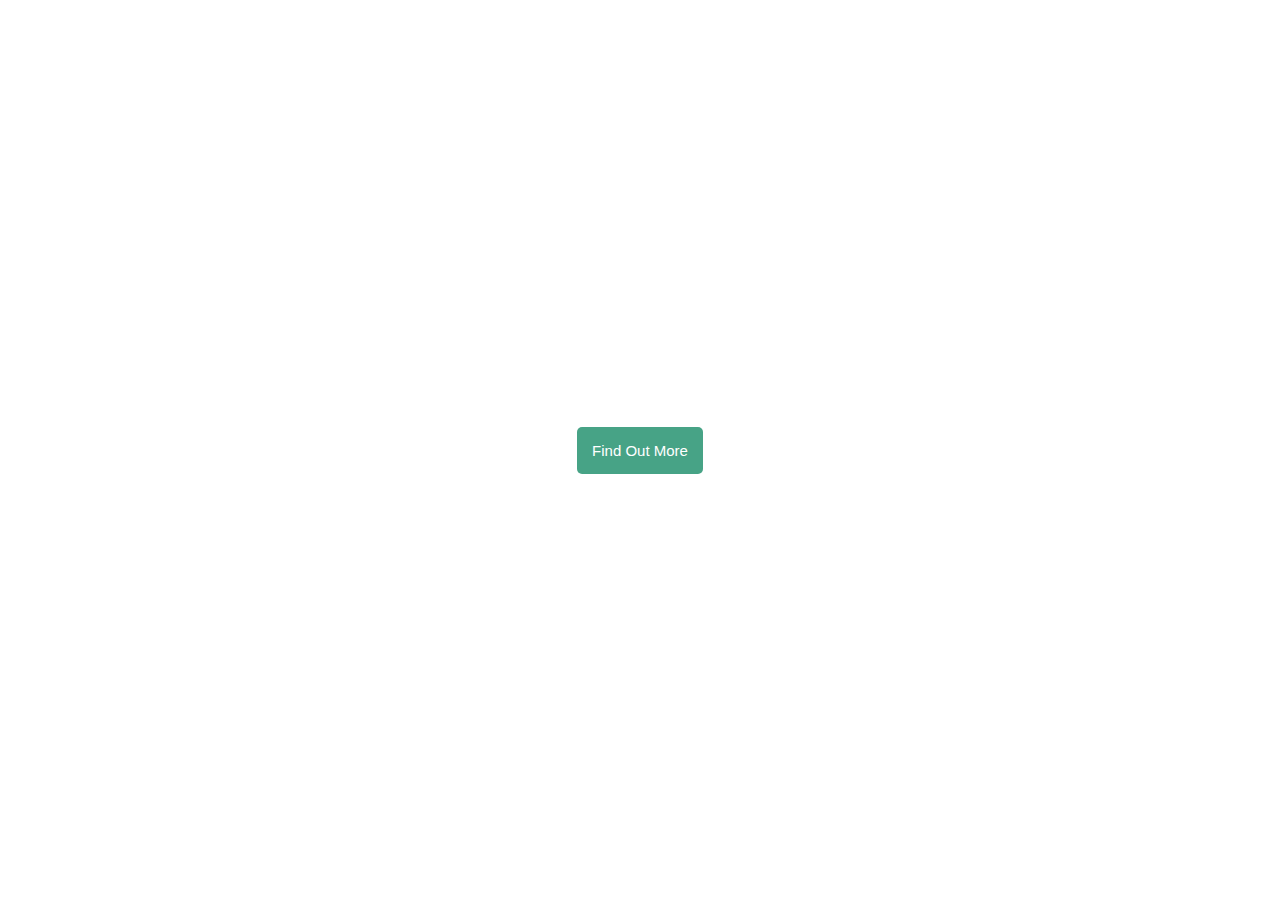
<file: Chapter 10 - Project #1 - Modal/index.html>
<!DOCTYPE html>
<html lang="en">
  <head>
    <meta charset="UTF-8" />
    <meta http-equiv="X-UA-Compatible" content="IE=edge" />
    <meta name="viewport" content="width=device-width, initial-scale=1.0" />
    <script src="app.js" defer></script>
    <link rel="stylesheet" href="style.css" />
    <title>Project #1 - Modal</title>
  </head>
  <body>
    <!-- Modal Button -->
    <button class="open">Find Out More</button>

    <!-- Modal Container -->
    <section class="modal-container">
      <div class="modal">
        <h1>Tigers</h1>
        <p>
          Lorem ipsum dolor sit amet consectetur, adipisicing elit. Eius
          quibusdam voluptates architecto. Cum aliquam reiciendis voluptates
          facilis praesentium pariatur reprehenderit voluptatum. Incidunt
          maiores aut id debitis tempore, sapiente voluptas eos!
        </p>
        <button class="modal-btn">Close</button>
      </div>
    </section>
  </body>
</html>
</file>
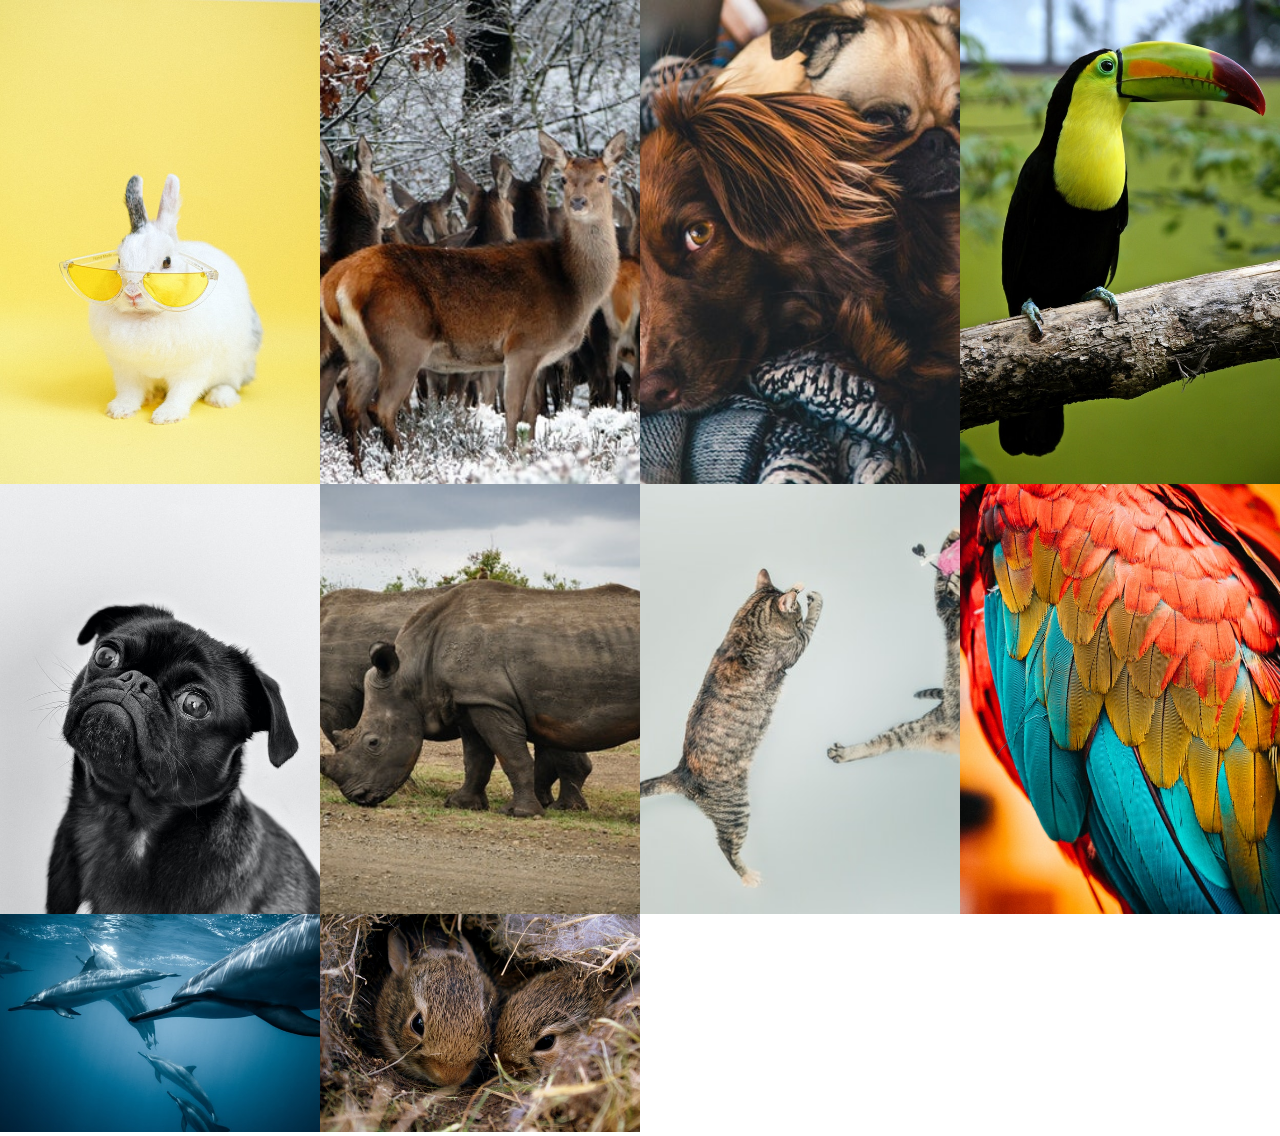
<file: Chapter 11 - Project #2 - Image Gallery Pop up/index.html>
<!DOCTYPE html>
<html lang="en">
  <head>
    <meta charset="UTF-8" />
    <meta name="viewport" content="width=device-width, initial-scale=1.0" />
    <link rel="stylesheet" href="style.css" />
    <title>Project #2 - Image Gallery Pop up</title>
  </head>
  <body>
    <section class="gallery">
      <!-- Image 1 -->
      <div class="img-container">
        <img src="img/small/pexels-anna-shvets-4588065.jpg" alt="1" />
      </div>

      <!-- Image 2 -->
      <div class="img-container">
        <img src="img/small/pexels-anthony-139639.jpg" alt="2" />
      </div>

      <!-- Image 3 -->
      <div class="img-container">
        <img src="img/small/pexels-burst-374825.jpg" alt="3" />
      </div>

      <!-- Image 4 -->
      <div class="img-container">
        <img src="img/small/pexels-carlos-spitzer-17811.jpg" alt="4" />
      </div>

      <!-- Image 5 -->
      <div class="img-container">
        <img src="img/small/pexels-charles-1851164.jpg" alt="5" />
      </div>

      <!-- Image 6 -->
      <div class="img-container">
        <img src="img/small/pexels-frans-van-heerden-631292.jpg" alt="6" />
      </div>

      <!-- Image 7 -->
      <div class="img-container">
        <img src="img/small/pexels-gratisography-4602.jpg" alt="7" />
      </div>

      <!-- Image 8 -->
      <div class="img-container">
        <img src="img/small/pexels-jan-kopřiva-3614358.jpg" alt="8" />
      </div>

      <!-- Image 9 -->
      <div class="img-container">
        <img src="img/small/pexels-jeremy-bishop-2422915.jpg" alt="9" />
      </div>
      <!-- Image 10 -->
      <div class="img-container">
        <img src="img/small/pexels-jim-long-949859.jpg" alt="10" />
      </div>
    </section>

    <!-- modal -->
    <div class="modal">
      <img src="img/full/1.jpg" alt="" class="full-img" />
    </div>

    <script src="app.js"></script>
  </body>
</html>
</file>
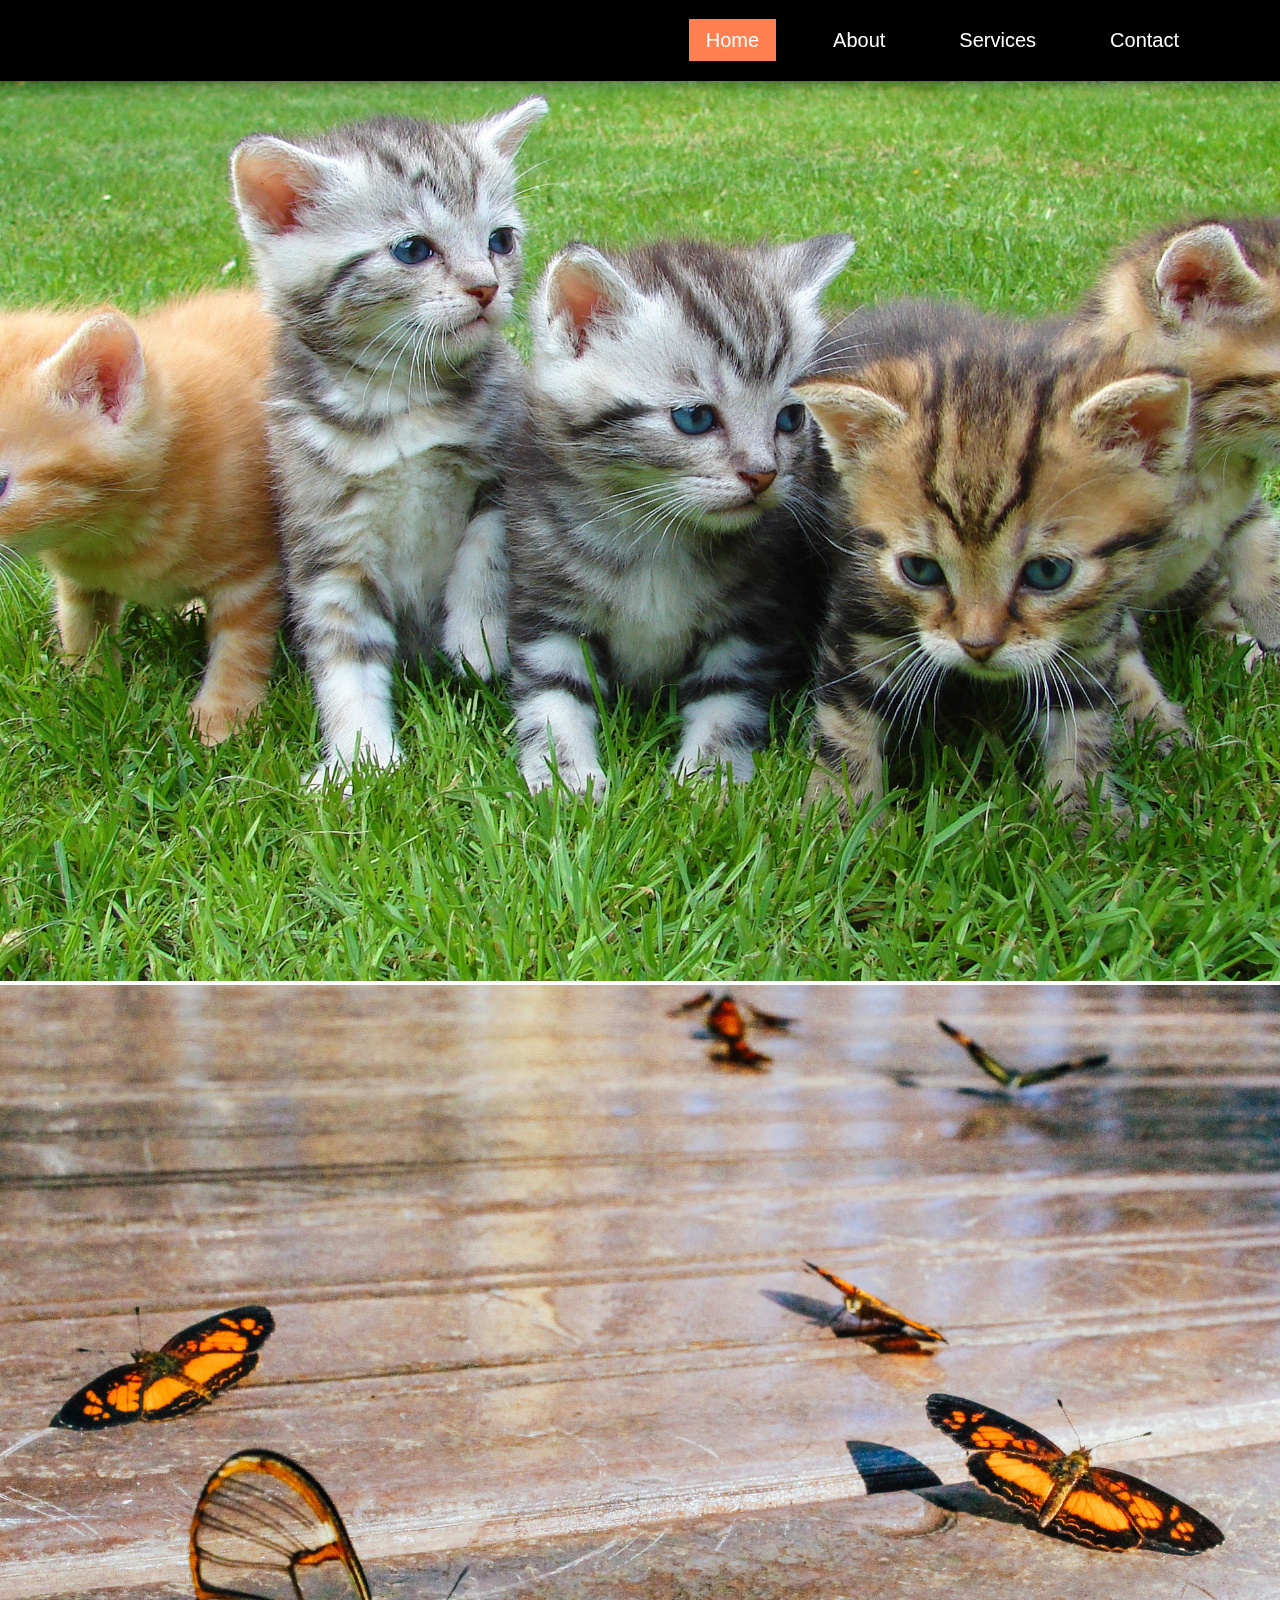
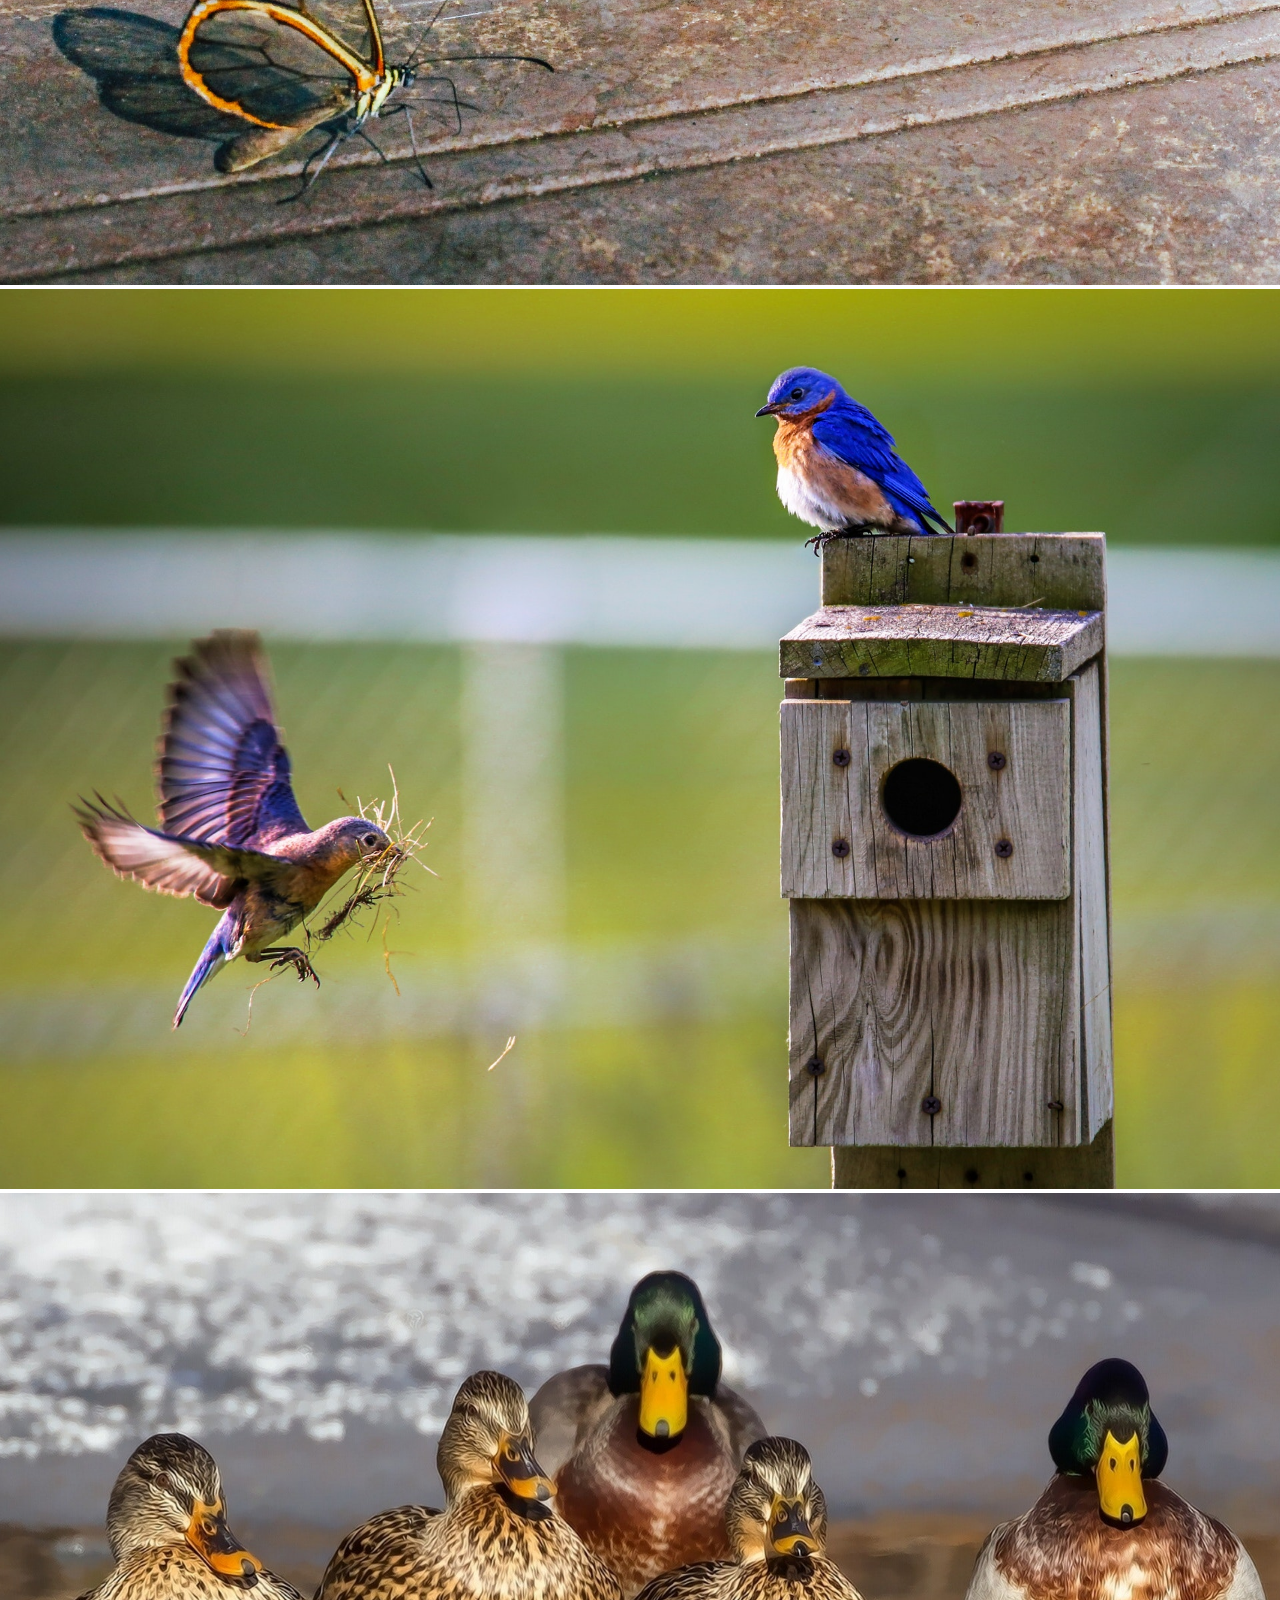
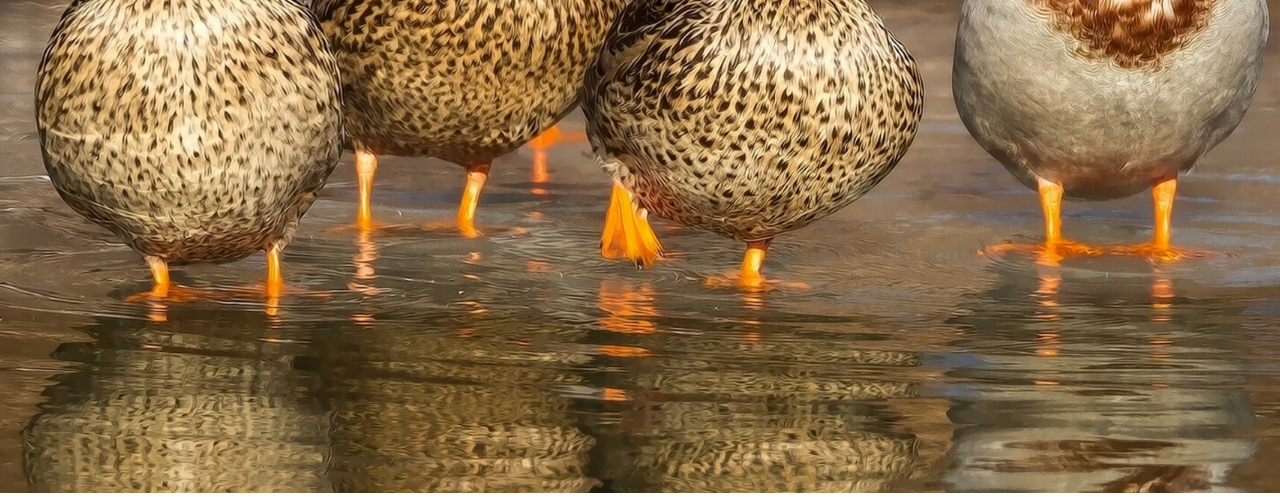
<file: Chapter 12 - Project #3 - Navbar Effect/index.html>
<!DOCTYPE html>
<html lang="en">
  <head>
    <meta charset="UTF-8" />
    <meta name="viewport" content="width=device-width, initial-scale=1.0" />
    <link rel="stylesheet" href="style.css" />
    <title>Project #3 - Navbar Effect</title>
  </head>
  <body>
    <header>
      <nav>
        <ul>
          <li><a data-page="home" href="#">Home</a></li>
          <li><a data-page="about" href="#">About</a></li>
          <li><a data-page="services" href="#">Services</a></li>
          <li><a data-page="contact" href="#">Contact</a></li>
          <div class="trans"></div>
        </ul>
      </nav>
    </header>

    <main>
      <section data-index="0" class="home">
        <img src="img/1.jpg" alt="" />
      </section>

      <section data-index="1" class="about">
        <img src="img/2.jpg" alt="" />
      </section>

      <section data-index="2" class="services">
        <img src="img/3.jpg" alt="" />
      </section>

      <section data-index="3" class="contact">
        <img src="img/4.jpg" alt="" />
      </section>
    </main>

    <!-- ---------------------------------------------------- -->
    <!-- JS File -->
    <script src="app.js"></script>
  </body>
</html>
</file>
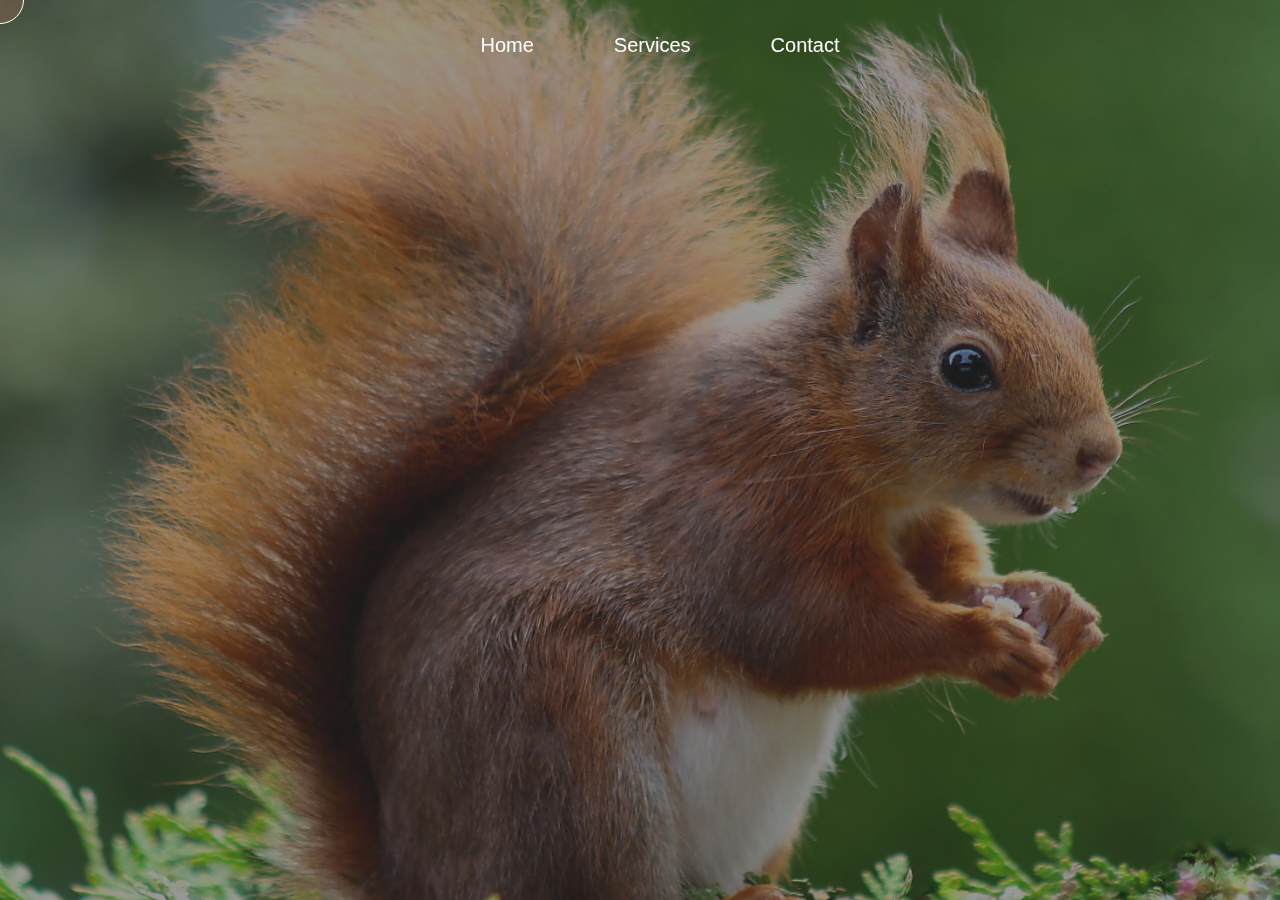
<file: Chapter 14 - Project #5 - Cursor Effect/index.html>
<!DOCTYPE html>
<html lang="en">
  <head>
    <meta charset="UTF-8" />
    <meta name="viewport" content="width=device-width, initial-scale=1.0" />
    <link rel="stylesheet" href="style.css" />
    <title>Project #5 - Cursor Effect</title>
  </head>
  <body>
    <div class="cursor"></div>

    <!-- nav -->
    <nav>
      <ul class="nav-links">
        <li>Home</li>
        <li>Services</li>
        <li>Contact</li>
      </ul>
    </nav>

    <!-- -------------------------------- -->
    <!-- JS File -->
    <script src="app.js"></script>
  </body>
</html>
</file>
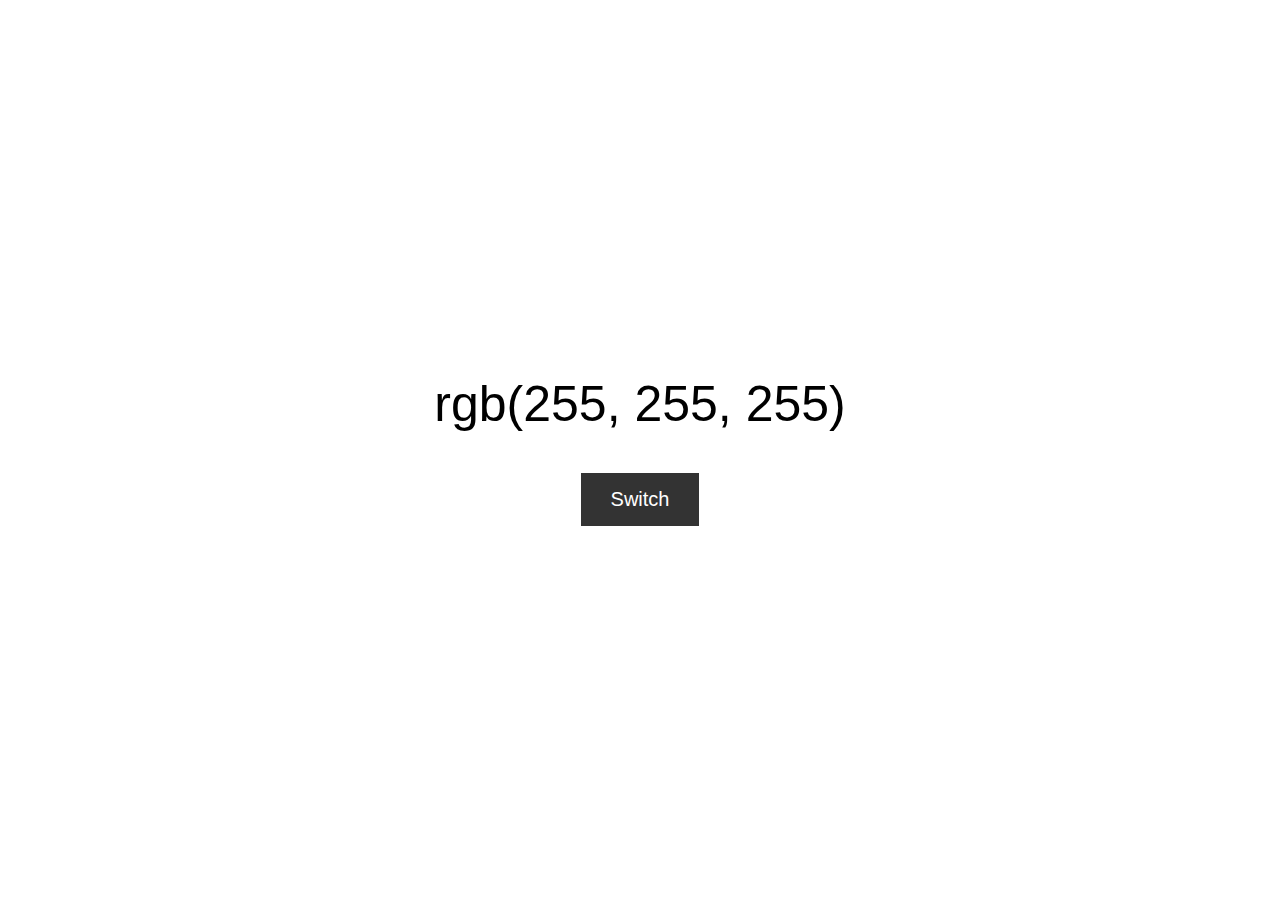
<file: Chapter 15 - Project #6 - Color Switcher/index.html>
<!DOCTYPE html>
<html lang="en">
  <head>
    <meta charset="UTF-8" />
    <meta name="viewport" content="width=device-width, initial-scale=1.0" />
    <link rel="stylesheet" href="style.css" />
    <title>Project #6 - Color Switcher</title>
  </head>
  <body>
    <p class="color">
      rgb(255, 255, 255)
    </p>
    <button class="switch">Switch</button>

    <!-- --------------------------------- -->
    <!-- JS File -->
    <script src="app.js"></script>
  </body>
</html>
</file>
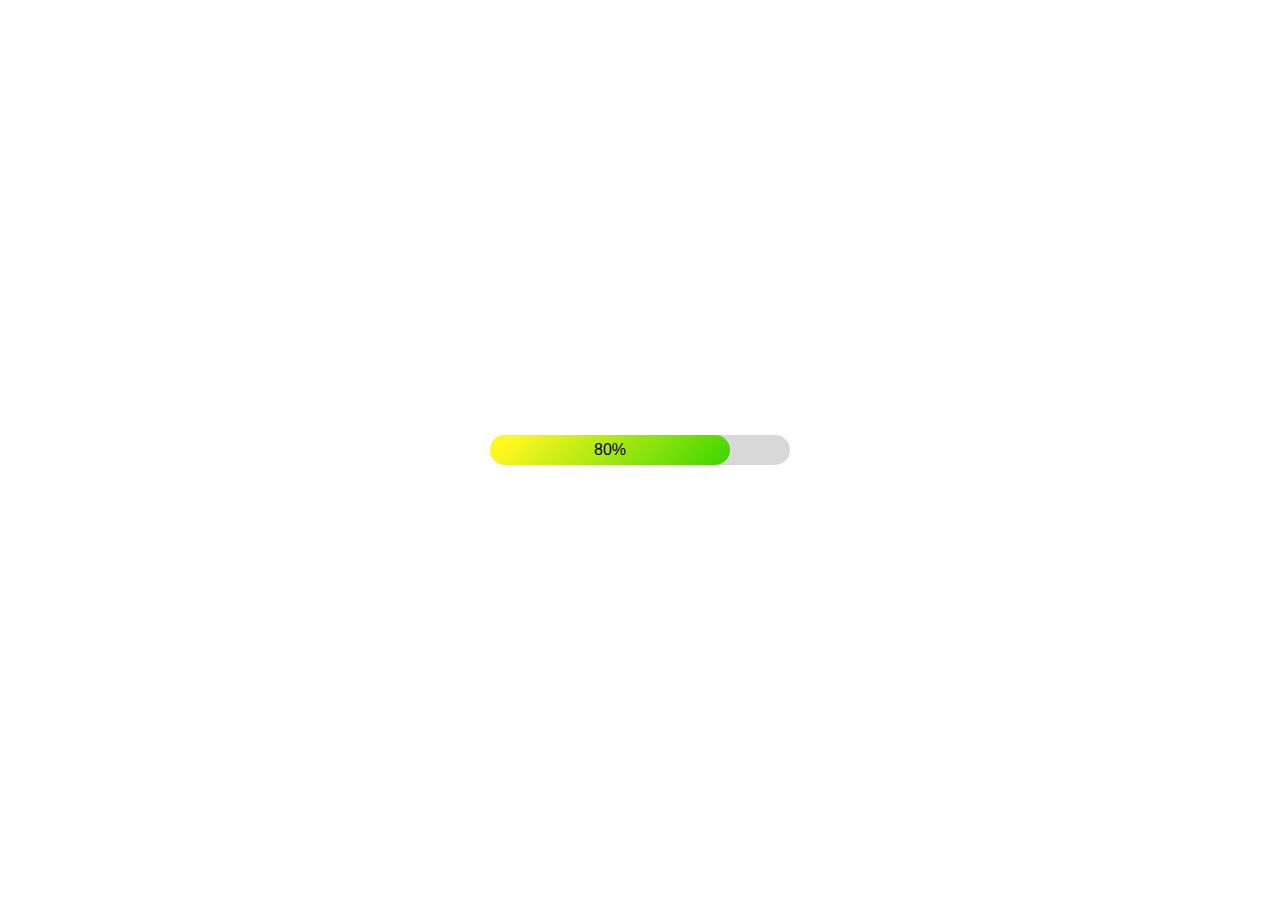
<file: Chapter 16 - Project #7 - Custom Animated Progress Bar/index.html>
<!DOCTYPE html>
<html lang="en">
  <head>
    <meta charset="UTF-8" />
    <meta name="viewport" content="width=device-width, initial-scale=1.0" />
    <link rel="stylesheet" href="style.css" />
    <title>Project #7 - Custom Animated Progress Bar</title>
  </head>
  <body>
    <div class="progress">
      <div class="progress-done" data-done="80">
        80%
      </div>
    </div>
    <!-- --------------------------- -->
    <!-- JS File -->
    <script src="app.js"></script>
  </body>
</html>
</file>
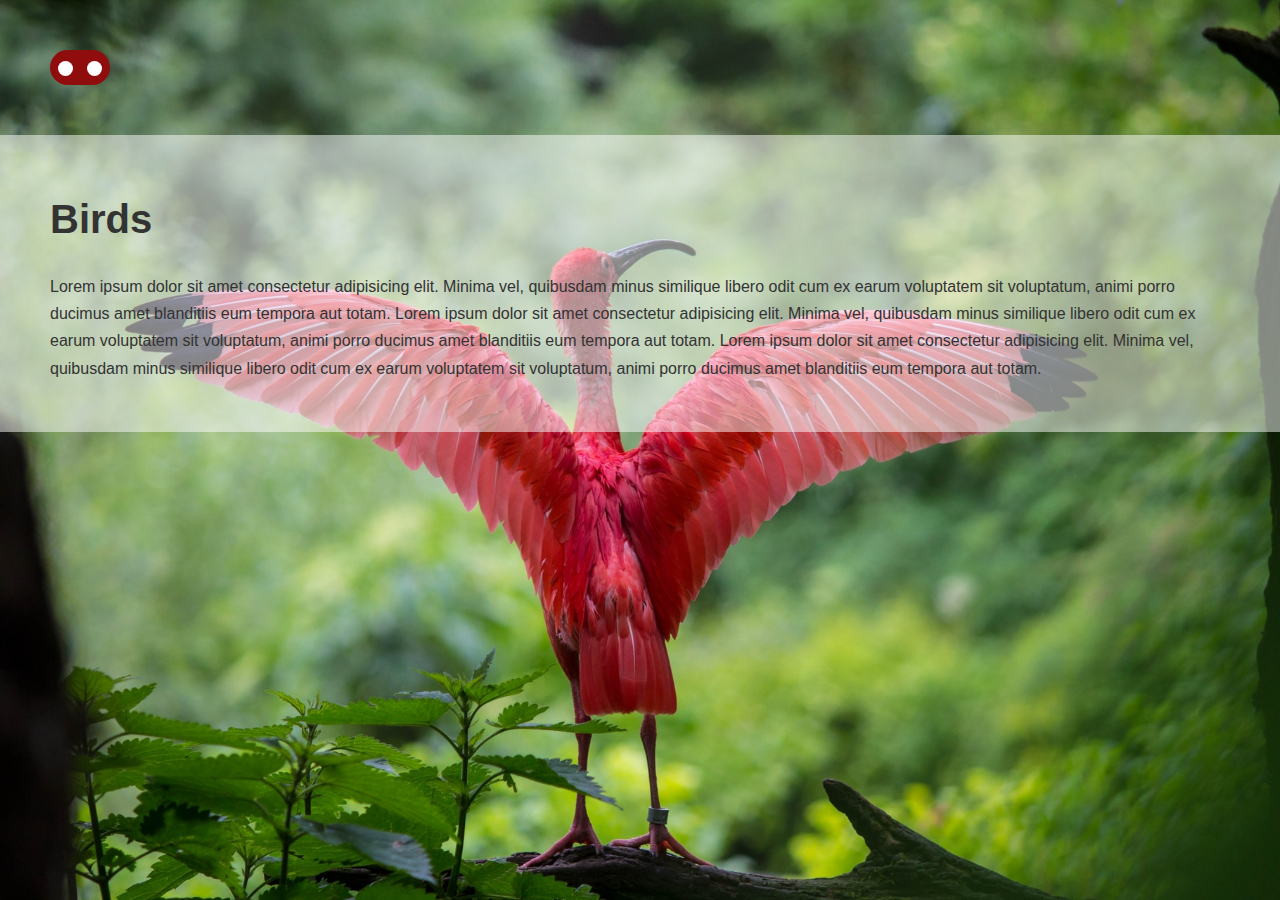
<file: Chapter 18 - Project #9 - Dark Mode Toggle/index.html>
<!DOCTYPE html>
<html lang="en" data-theme="light">
  <head>
    <meta charset="UTF-8" />
    <meta name="viewport" content="width=device-width, initial-scale=1.0" />
    <link rel="stylesheet" href="style.css" />
    <title>Project #9 - Dark Mode Toggle</title>
  </head>
  <body>
    <!-- Toggle Button -->
    <div class="toggle-container">
      <input type="checkbox" id="toggle" name="theme" />
    </div>

    <!-- Website Content -->
    <section>
      <h2>Birds</h2>
      <p>
        Lorem ipsum dolor sit amet consectetur adipisicing elit. Minima vel,
        quibusdam minus similique libero odit cum ex earum voluptatem sit
        voluptatum, animi porro ducimus amet blanditiis eum tempora aut totam.
        Lorem ipsum dolor sit amet consectetur adipisicing elit. Minima vel,
        quibusdam minus similique libero odit cum ex earum voluptatem sit
        voluptatum, animi porro ducimus amet blanditiis eum tempora aut totam.
        Lorem ipsum dolor sit amet consectetur adipisicing elit. Minima vel,
        quibusdam minus similique libero odit cum ex earum voluptatem sit
        voluptatum, animi porro ducimus amet blanditiis eum tempora aut totam.
      </p>
    </section>
    <!-- ----------------------- -->
    <!-- JS File -->
    <script src="app.js"></script>
  </body>
</html>
</file>
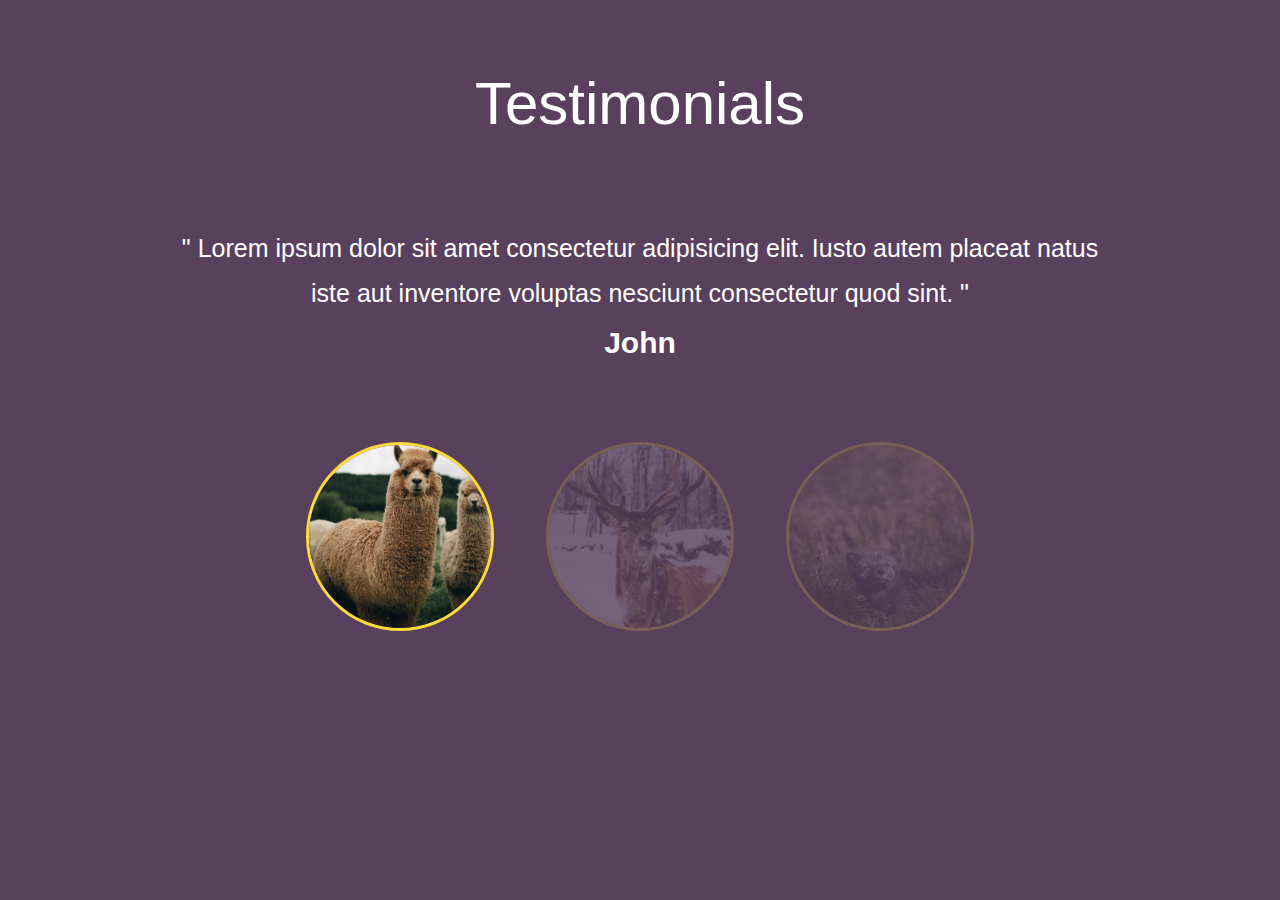
<file: Chapter 20 - Project #11 - Testimonial Slider/index.html>
<!DOCTYPE html>
<html lang="en">
  <head>
    <meta charset="UTF-8" />
    <meta name="viewport" content="width=device-width, initial-scale=1.0" />
    <link rel="stylesheet" href="style.css" />
    <title>Project #11 - Testimonial Slider</title>
  </head>
  <body>
    <section class="testimonials">
      <h2 class="title">Testimonials</h2>
      <div class="content">
        <!-- Slider -->
        <div class="slider">
          <!-- Slide 1 -->
          <div class="slide active">
            <p class="slide-para">
              " Lorem ipsum dolor sit amet consectetur adipisicing elit. Iusto
              autem placeat natus iste aut inventore voluptas nesciunt
              consectetur quod sint. "
            </p>
            <h3 class="slide-title">John</h3>
          </div>

          <!-- Slide 2 -->
          <div class="slide">
            <p class="slide-para">
              " Lorem ipsum dolor sit amet consectetur adipisicing elit. Iusto
              autem placeat natus iste aut inventore voluptas nesciunt
              consectetur quod sint. "
            </p>
            <h3 class="slide-title">Clint</h3>
          </div>

          <!-- Slide 3 -->
          <div class="slide">
            <p class="slide-para">
              " Lorem ipsum dolor sit amet consectetur adipisicing elit. Iusto
              autem placeat natus iste aut inventore voluptas nesciunt
              consectetur quod sint. "
            </p>
            <h3 class="slide-title">Stacia</h3>
          </div>
        </div>

        <!-- Indicator -->
        <div class="indicator">
          <img
            src="img/testimonial-1.jpg"
            alt="testimonial-1"
            class="indicator-img active"
            data-id="0"
          />
          <img
            src="img/testimonial-2.jpg"
            alt="testimonial-2"
            class="indicator-img"
            data-id="1"
          />
          <img
            src="img/testimonial-3.jpg"
            alt="testimonial-3"
            class="indicator-img"
            data-id="2"
          />
        </div>
      </div>
    </section>

    <!-- ------------------------------- -->
    <!-- JS File -->
    <script src="app.js"></script>
  </body>
</html>
</file>
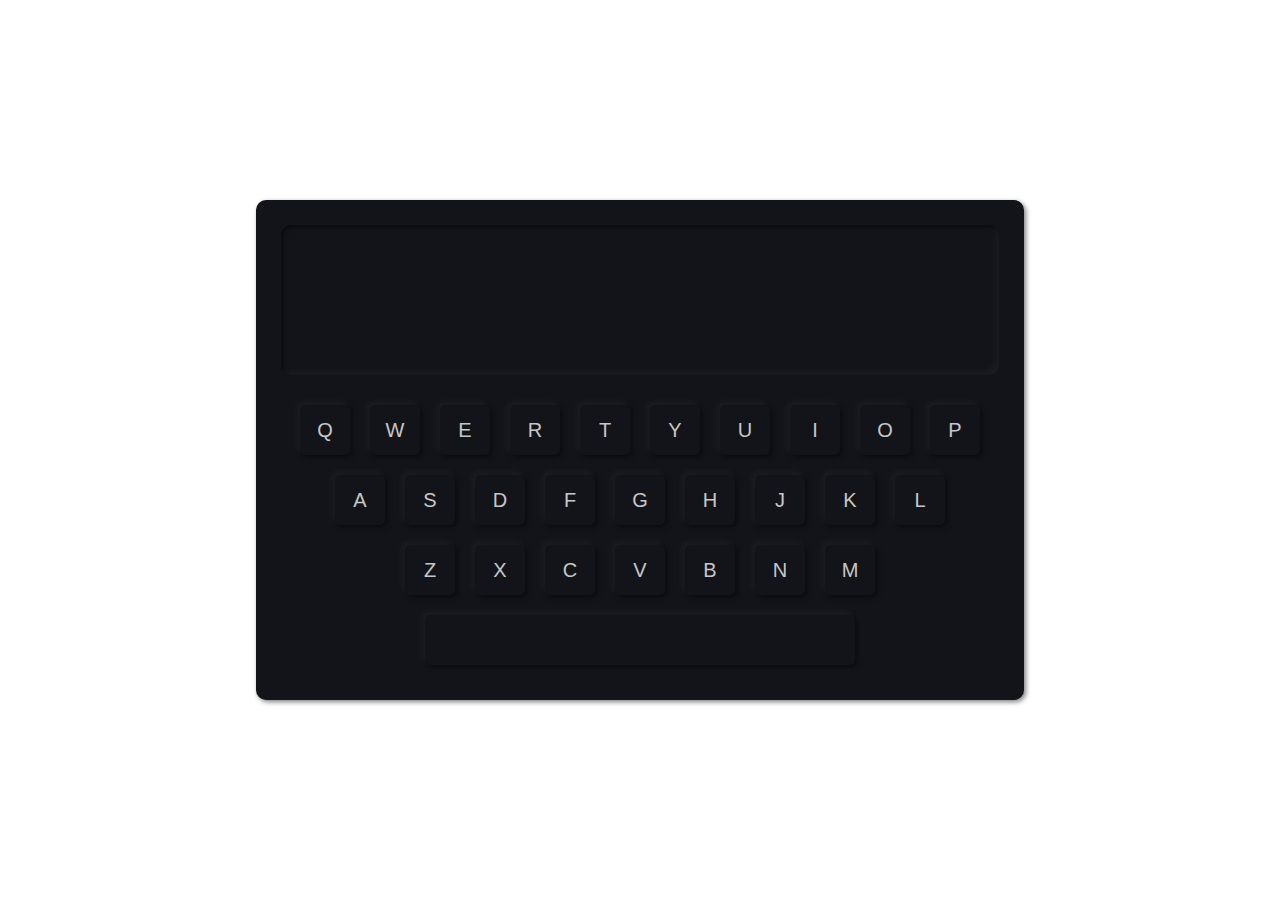
<file: Chapter 21 - Project #12 - The Keyboard App/index.html>
<!DOCTYPE html>
<html lang="en">
  <head>
    <meta charset="UTF-8" />
    <meta name="viewport" content="width=device-width, initial-scale=1.0" />
    <link rel="stylesheet" href="style.css" />
    <title>Project #12 - The Keyboard App</title>
  </head>
  <body>
    <div class="container">
      <form class="wrapper">
        <div class="display">
          <textarea name="textarea" cols="30" rows="10"></textarea>
        </div>
        <div class="keys">
          <input type="button" value="Q" />
          <input type="button" value="W" />
          <input type="button" value="E" />
          <input type="button" value="R" />
          <input type="button" value="T" />
          <input type="button" value="Y" />
          <input type="button" value="U" />
          <input type="button" value="I" />
          <input type="button" value="O" />
          <input type="button" value="P" />
        </div>
        <div class="keys">
          <input type="button" value="A" />
          <input type="button" value="S" />
          <input type="button" value="D" />
          <input type="button" value="F" />
          <input type="button" value="G" />
          <input type="button" value="H" />
          <input type="button" value="J" />
          <input type="button" value="K" />
          <input type="button" value="L" />
        </div>
        <div class="keys">
          <input type="button" value="Z" />
          <input type="button" value="X" />
          <input type="button" value="C" />
          <input type="button" value="V" />
          <input type="button" value="B" />
          <input type="button" value="N" />
          <input type="button" value="M" />
        </div>
        <div class="keys">
          <input type="button" value=" " />
        </div>
      </form>
    </div>

    <!-- ----------------------- -->
    <!-- JS File -->
    <script src="app.js"></script>
  </body>
</html>
</file>
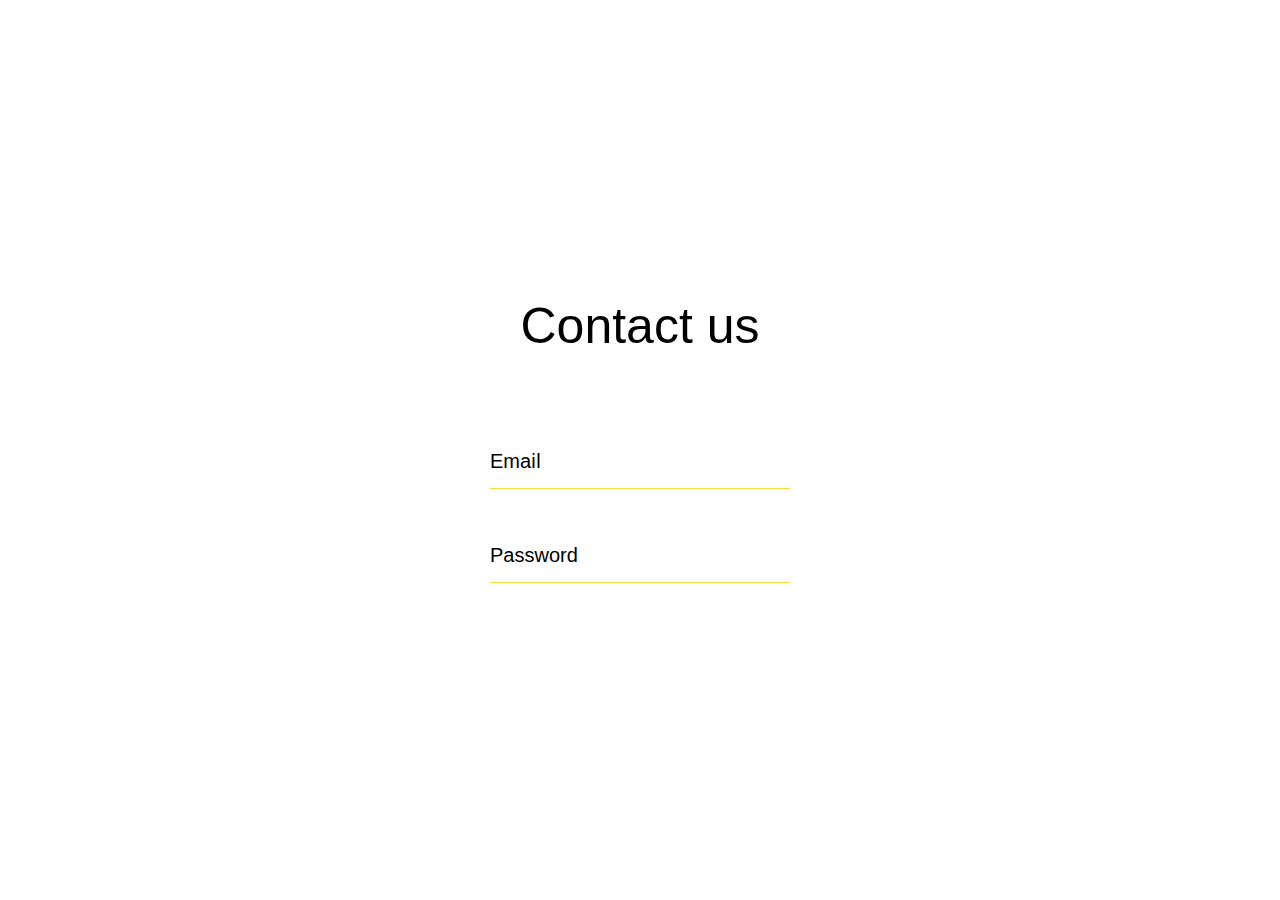
<file: Chapter 22 - Project #13 - Form Input Effect/index.html>
<!DOCTYPE html>
<html lang="en">
  <head>
    <meta charset="UTF-8" />
    <meta name="viewport" content="width=device-width, initial-scale=1.0" />
    <link rel="stylesheet" href="style.css" />
    <title>Project #13 - Input Wave Effect</title>
  </head>
  <body>
    <h1>Contact us</h1>
    <div class="form-control">
      <input type="text" required />
      <label>Email</label>
    </div>

    <div class="form-control">
      <input type="password" required />
      <label>Password</label>
    </div>

    <!-- ---------------------- -->
    <!-- JS File -->
    <script src="app.js"></script>
  </body>
</html>
</file>
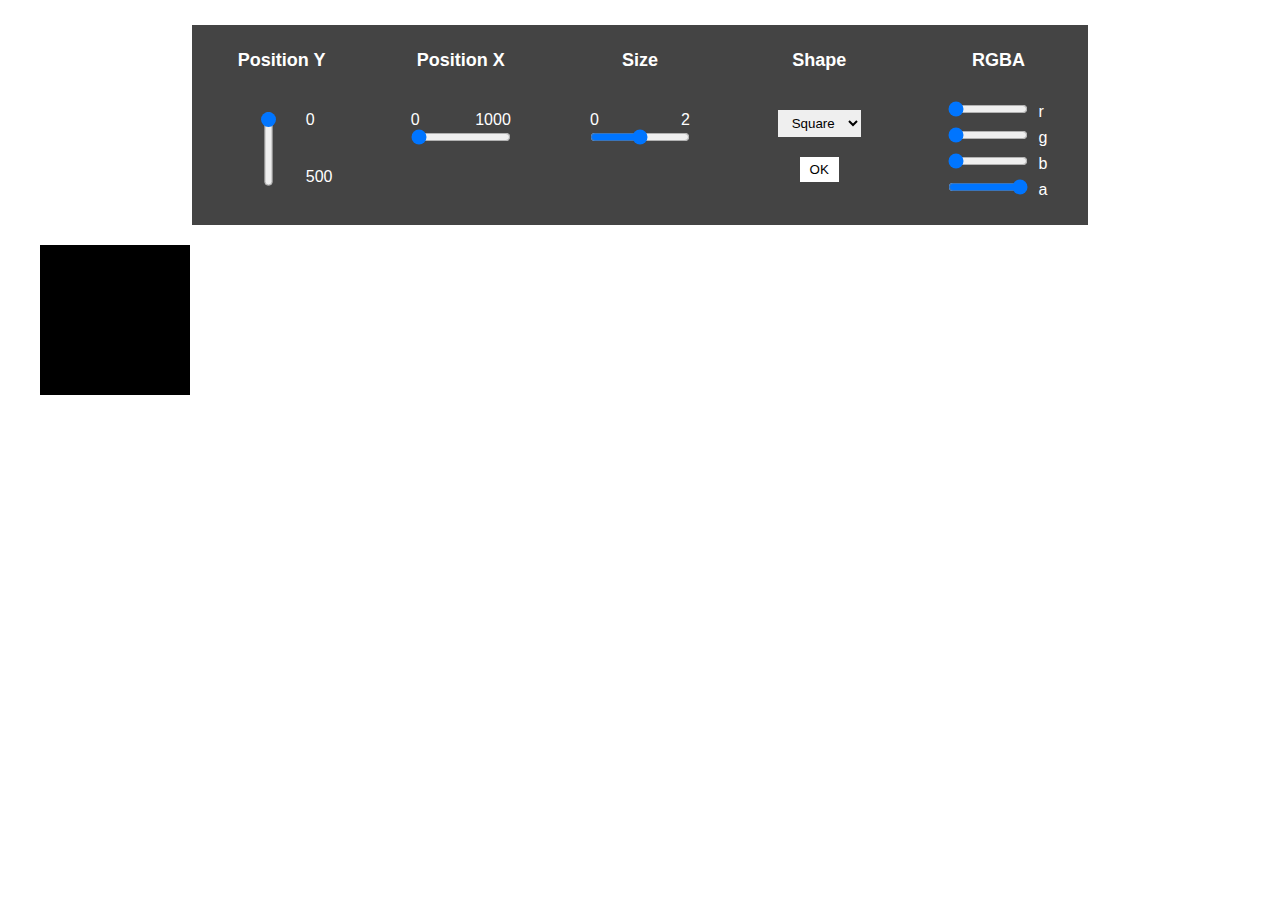
<file: Chapter 23 - Project #14 - CSS Property Changer/index.html>
<!DOCTYPE html>
<html lang="en">
  <head>
    <meta charset="UTF-8" />
    <meta name="viewport" content="width=device-width, initial-scale=1.0" />
    <link rel="stylesheet" href="style.css" />
    <title>Project #14 - CSS Property Changer</title>
  </head>
  <body>
    <div class="wrapper">
      <!-- Vertical Position -->
      <div class="controls">
        <h3 class="controls-heading">Position Y</h3>
        <div class="container">
          <div class="input-container vertical">
            <input type="range" id="position-y" min="0" max="500" value="0" />
            <label for="position-y">
              <span>0</span>
              <span>500</span>
            </label>
          </div>
        </div>
      </div>

      <!-- Horizontal Position -->
      <div class="controls">
        <h3 class="controls-heading">Position X</h3>
        <div class="container">
          <div class="input-container horizontal">
            <label for="position-x">
              <span>0</span>
              <span>1000</span>
            </label>
            <input type="range" id="position-x" min="0" max="1000" value="0" />
          </div>
        </div>
      </div>

      <!-- Size -->
      <div class="controls">
        <h3 class="controls-heading">Size</h3>
        <div class="container">
          <div class="input-container horizontal">
            <label for="size">
              <span>0</span>
              <span>2</span>
            </label>
            <input type="range" id="size" min="0" max="2" step="0.1" />
          </div>
        </div>
      </div>

      <!-- Shape -->
      <div class="controls">
        <h3 class="controls-heading">Shape</h3>
        <div class="container center">
          <select id="shape-select">
            <option value="1">Square</option>
            <option value="2">Circle</option>
          </select>

          <button id="ok-btn">OK</button>
        </div>
      </div>

      <!-- RGBA -->
      <div class="controls">
        <h3 class="controls-heading">RGBA</h3>
        <div class="container rgba-container">
          <input type="range" min="0" max="255" id="rgba-r" value="0" /><label
            for="rgba-r"
            >r</label
          >
          <input type="range" min="0" max="255" id="rgba-g" value="0" /><label
            for="rgba-g"
            >g</label
          >
          <input type="range" min="0" max="255" id="rgba-b" value="0" /><label
            for="rgba-b"
            >b</label
          >
          <input
            type="range"
            min="0"
            max="1"
            step="0.01"
            id="rgba-a"
            value="1"
          /><label for="rgba-a">a</label>
        </div>
      </div>
    </div>

    <div class="container">
      <div id="block"></div>
    </div>
    <!-- --------------------------- -->
    <!-- JS File -->
    <script src="app.js"></script>
  </body>
</html>
</file>
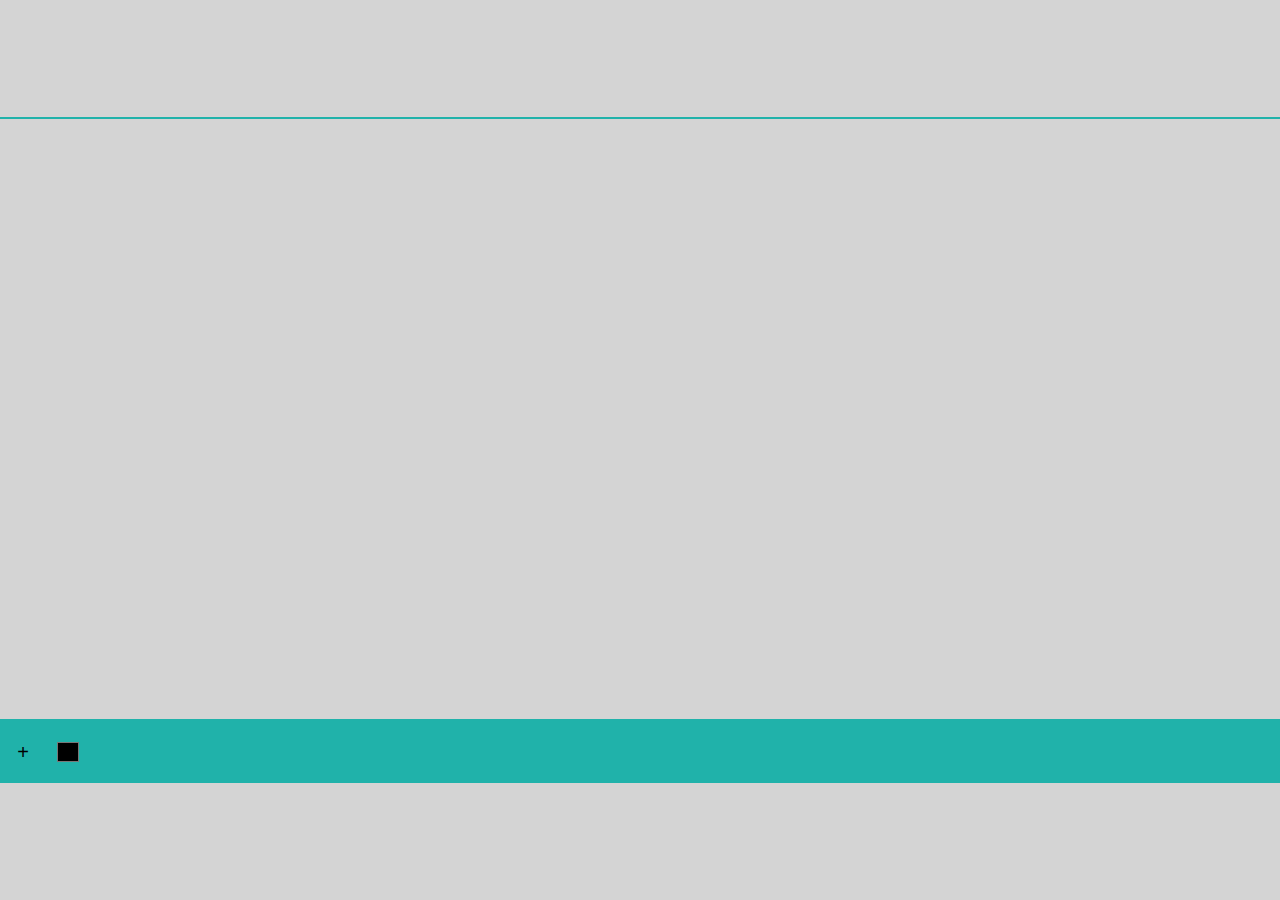
<file: Chapter 24 - Project #15 - The Drawing App/index.html>
<!DOCTYPE html>
<html lang="en">
  <head>
    <meta charset="UTF-8" />
    <meta name="viewport" content="width=device-width, initial-scale=1.0" />
    <link rel="stylesheet" href="style.css" />
    <title>Project #15 - The Drawing App</title>
  </head>
  <body>
    <canvas id="drawing-canvas" width="1500" height="600"></canvas>

    <div class="toolbar">
      <button id="decrease">-</button>
      <span id="size">10</span>
      <button id="increase">+</button>
      <input type="color" id="color" />
      <button id="clear">Clear</button>
    </div>

    <!-- ------------------------------------ -->
    <!-- JS File -->
    <script src="app.js"></script>
  </body>
</html>
</file>
<file: Chapter 10 - Project #1 - Modal/style.css>
* {
  margin: 0;
  padding: 0;
  box-sizing: border-box;
}

body {
  font-family: Arial, Helvetica, sans-serif;
  line-height: 1.8;
  min-height: 100vh;
  width: 100%;
  display: flex;
  justify-content: center;
  align-items: center;
}

.open,
.modal-btn {
  border: none;
  background: #47a386;
  padding: 15px;
  color: white;
  font-size: 15px;
  outline: none;
  cursor: pointer;
  border-radius: 5px;
}

.modal-container {
  position: fixed;
  top: 0;
  left: 0;
  background-color: rgba(0, 0, 0, 0.35);
  height: 100vh;
  width: 100vw;
  display: flex;
  align-items: center;
  justify-content: center;

  opacity: 0;
  pointer-events: none;
  transition: all 0.2s ease-in-out;
}

.modal {
  background-color: white;
  border-radius: 6px;
  box-shadow: 0 2px 4px rgba(0, 0, 0, 0.25);
  padding: 30px 50px;
  width: 500px;
}

.modal h1,
.modal p {
  margin-bottom: 17px;
}

/* Dynamic Class(es) */
.show {
  opacity: 1;
  pointer-events: auto;
}
</file>
<file: Chapter 11 - Project #2 - Image Gallery Pop up/style.css>
* {
  margin: 0;
  padding: 0;
  box-sizing: border-box;
}

.gallery {
  display: grid;
  grid-template-columns: repeat(auto-fit, minmax(300px, 1fr));
}

.img-container img {
  width: 100%;
  height: 100%;
  object-fit: cover;
  cursor: pointer;
}

.modal {
  background-color: rgba(53, 194, 18, 0.384);
  position: fixed;
  top: 0;
  left: 0;
  height: 100%;
  width: 100%;
  opacity: 0;
  pointer-events: none;
  transition: all 0.3s ease-in-out;
}

.full-img {
  position: absolute;
  height: 85%;
  top: 50%;
  left: 50%;
  transform: translate(-50%, -50%) scale(0.5);
  transition: all 0.3s ease-in-out;
}

/* Dynamic Classes */
.full-img.open {
  transform: translate(-50%, -50%) scale(1);
}

.modal.open {
  opacity: 1;
  pointer-events: all;
}
</file>
<file: Chapter 12 - Project #3 - Navbar Effect/style.css>
* {
  margin: 0;
  padding: 0;
  box-sizing: border-box;
}

body {
  font-family: "Trebuchet MS", "Lucida Sans Unicode", "Lucida Grande",
    "Lucida Sans", Arial, sans-serif;
}

header {
  position: sticky;
  top: 0px;
  box-shadow: 0px 3px 10px rgba(0, 0, 0, 0.3);
  /* background-color: hsla(0, 0%, 50%, 0); */
  background-color: black;
}

nav {
  margin: auto;
  width: 90%;
  min-height: 9vh;
  line-height: 9vh;
}

nav ul {
  flex: 1;
  font-size: 20px;
}

nav ul {
  display: flex;
  justify-content: flex-end;
  align-items: center;
}

ul li {
  margin: 0 20px;
  list-style: none;
}
nav a {
  color: white;
  text-decoration: none;
  padding: 10px 17px;
}

section {
  min-height: 100vh;
}

section img {
  height: 100vh;
  width: 100%;
  object-fit: cover;
}

/*   color: coral;
  color: chartreuse;
  color: chocolate;
  color: cadetblue; */

.trans {
  position: absolute;
  z-index: -10;
  background-color: coral;
}
</file>
<file: Chapter 14 - Project #5 - Cursor Effect/style.css>
* {
  margin: 0;
  padding: 0;
  box-sizing: border-box;
}

body {
  font-family: Arial, Helvetica, sans-serif;
  background: linear-gradient(rgba(51, 51, 51, 0.5), hsla(0, 0%, 20%, 0.5)),
    url("1.jpg");
  background-size: cover;
  background-position: center;
  height: 100vh;
  width: 100%;
  color: #fff;
  line-height: 1.8;
  cursor: none;
}

.cursor {
  width: 3rem;
  height: 3rem;
  border: solid 1px white;
  border-radius: 50%;
  position: absolute;
  transform: translate(-50%, -50%);
  pointer-events: none;
  transition-duration: 0.3s;
  transition-timing-function: ease-in-out;
  transition-property: transform, background;
  transform-origin: 100% 100%;
  z-index: -1;
  backdrop-filter: sepia(100%);
}

nav {
  display: flex;
  justify-content: center;
  align-items: center;
  width: 90%;
  min-height: 10vh;
  margin: auto;
}

.nav-links {
  display: flex;
  list-style-type: none;
}

.nav-links li {
  margin-left: 40px;
  font-size: 20px;
  padding: 20px;
  transition: all 0.3s ease-in-out;
}

/* Dynamic Classes */
.link-grow {
  transform: scale(2);
  background-color: white;
}

.hovered-link {
  color: black;
}

.img-focus {
  height: 5rem;
  width: 5rem;
}
</file>
<file: Chapter 15 - Project #6 - Color Switcher/style.css>
* {
  padding: 0;
  margin: 0;
  box-sizing: border-box;
}

body {
  display: flex;
  flex-direction: column;
  align-items: center;
  justify-content: center;
  min-height: 100vh;
  font-family: Arial, Helvetica, sans-serif;
  transition: all 0.3s ease-in-out;
}

.switch {
  background-color: #333;
  color: #fff;
  border: none;
  outline: none;
  padding: 15px 30px;
  font-size: 20px;
  margin-top: 40px;
  cursor: pointer;
}

.color {
  font-size: 50px;
}
</file>
<file: Chapter 16 - Project #7 - Custom Animated Progress Bar/style.css>
* {
  padding: 0;
  margin: 0;
  box-sizing: border-box;
}

body {
  font-family: Arial, Helvetica, sans-serif;
  display: flex;
  align-items: center;
  justify-content: center;
  min-height: 100vh;
  width: 100%;
}

.progress {
  background-color: #d8d8d8;
  border-radius: 20px;
  height: 30px;
  width: 300px;
}

.progress-done {
  background-image: linear-gradient(135deg, #fff720 10%, #3cd500 100%);
  border-radius: 20px;
  height: 100%;
  display: flex;
  align-items: center;
  justify-content: center;
  width: 0;
  opacity: 0;
  transition: all 1s ease-in-out;
}
</file>
<file: Chapter 18 - Project #9 - Dark Mode Toggle/style.css>
* {
  padding: 0;
  margin: 0;
  box-sizing: border-box;
}

html {
  --color-primary: #333;
  --color-secondary: #fff;
  --color-secondary-m: hsla(0, 0%, 100%, 0.5);
}

html[data-theme="dark"] {
  --color-primary: #fff;
  --color-secondary: #333;
  --color-secondary-m: rgba(51, 51, 51, 0.5);
}

body {
  font-family: Arial, Helvetica, sans-serif;
  line-height: 1.7;
  background-image: url("birdy-the-bird.jpg");
  background-size: cover;
  background-position: center;
  background-repeat: no-repeat;
  min-height: 100vh;
  color: var(--color-primary);
  transition: all 0.5s ease-in-out;
}

.toggle-container {
  display: flex;
  align-items: center;
}

input[type="checkbox"] {
  cursor: pointer;
  position: relative;
  width: 60px;
  height: 35px;
  -webkit-appearance: none;
  -moz-appearance: none;
  border-radius: 20px;
  transition: all 0.5s ease-in-out;
  outline: none;
  position: relative;
  margin: 50px;
}

input:checked[type="checkbox"] {
  background-color: #d3de32;
}

input:not(:checked)[type="checkbox"] {
  background-color: #900d0d;
}

input[type="checkbox"]::before,
input[type="checkbox"]::after {
  content: "";
  position: absolute;
  top: 30%;
  width: 15px;
  height: 15px;
  border-radius: 50%;
  background-color: white;
  transition: all 0.5s ease-in-out;
}

input[type="checkbox"]::before {
  left: 0.5rem;
}

input[type="checkbox"]::after {
  right: 0.5rem;
}

input:checked[type="checkbox"]::before {
  left: 37%;
  box-shadow: none;
}

input:checked[type="checkbox"]::after {
  right: 38%;
  box-shadow: none;
}

section {
  padding: 50px;
  background-color: var(--color-secondary-m);
  transition: all 0.5s ease-in-out;
}

section h2 {
  color: var(--color-primary);
  margin-bottom: 20px;
  font-size: 40px;
  transition: all 0.5s ease-in-out;
}

section p {
  color: var(--color-primary);
  transition: all 0.5s ease-in-out;
}

html.transition,
html.transition *,
html.transition *::before,
html.transition *::after {
  transition: all 0.5s !important;
  transition-delay: 0 !important;
}
</file>
<file: Chapter 20 - Project #11 - Testimonial Slider/style.css>
* {
  padding: 0;
  margin: 0;
  box-sizing: border-box;
}

body {
  font-family: Arial, Helvetica, sans-serif;
  line-height: 1.8;
  background-color: #59405c;
  color: white;
  height: 100vh;
  width: 100vw;
}

.testimonials {
  height: 100%;
  width: 100%;
  padding: 50px;
}

.title {
  text-align: center;
  font-size: 60px;
  font-weight: 300;
  margin-bottom: 50px;
}

.content {
  max-width: 100rem;
  margin: 0 auto;
}

.slider {
  max-width: 60rem;
  margin: 0 auto;
  text-align: center;
  padding: 2vh 1vw;
}

.slide {
  display: none;
}

.slide h3 {
  font-size: 30px;
  font-weight: bold;
}

.slide-para {
  font-size: 25px;
  font-weight: 100;
}

.slide.active {
  display: block;
  animation: slide 1s linear;
}

@keyframes slide {
  0% {
    transform: translateX(-2rem);
    opacity: 0;
  }

  100% {
    transform: translateX(0);
    opacity: 1;
  }
}

.indicator {
  padding-top: 4vh;
  padding-bottom: 4vh;
  display: flex;
  justify-content: center;
}

.indicator img {
  height: calc(7rem + 6vw);
  width: calc(7rem + 6vw);
  object-fit: cover;
  border-radius: 50%;
  margin: 2vh 2vw;
  opacity: 0.2;
  border: 0.2rem solid #fddb3a;
  cursor: pointer;
  transition: opacity 1s ease;
}

.indicator img.active {
  opacity: 1;
}
</file>
<file: Chapter 21 - Project #12 - The Keyboard App/style.css>
* {
  margin: 0;
  padding: 0;
  outline: none;
  box-sizing: border-box;
}

body {
  font-family: Arial, Helvetica, sans-serif;
  display: flex;
  align-items: center;
  justify-content: center;
  min-height: 100vh;
  background: white;
  flex-direction: column;
}

.container {
  width: 60%;
}

.wrapper {
  min-width: 750px;
  max-width: 1000px;
  padding: 25px;
  border-radius: 10px;

  background: #131419;
  box-shadow: 2px 2px 5px rgba(0, 0, 0, 0.5),
    -3px -3px 7px rgba(255, 255, 255, 0.05);
}

.wrapper .keys {
  display: flex;
  justify-content: center;
}

.wrapper .keys input {
  height: 50px;
  min-width: 50px;
  padding: 10px;
  border: none;
  outline: none;

  background: #131419;
  box-shadow: 2px 2px 5px rgba(0, 0, 0, 0.5),
    -3px -3px 7px rgba(255, 255, 255, 0.05);
  margin: 10px;
  color: #c7c7c7;
  font-size: 20px;
  border-radius: 5px;
  cursor: default;
}
.wrapper .keys input:focus {
  font-size: 19px;
  color: lawngreen;

  box-shadow: inset 2px 2px 5px rgba(0, 0, 0, 0.5),
    inset -3px -3px 7px rgba(255, 255, 255, 0.05);
}

.wrapper .keys input[value=" "] {
  width: 60%;
}

.wrapper .display {
  width: 100%;
  height: 150px;
  margin-bottom: 20px;
}

.display textarea {
  height: 100%;
  width: 100%;
  border: none;
  outline: none;
  padding: 10px 15px;
  background: #131419;
  box-shadow: inset 2px 2px 5px rgba(0, 0, 0, 0.5),
    inset -3px -3px 7px rgba(255, 255, 255, 0.05);
  border-radius: 10px;
  resize: none;
  color: white;
  font-size: 20px;
}
</file>
<file: Chapter 22 - Project #13 - Form Input Effect/style.css>
* {
  margin: 0;
  padding: 0;
  box-sizing: border-box;
}

body {
  font-family: Arial, Helvetica, sans-serif;
  height: 100vh;
  width: 100vw;
  display: flex;
  align-items: center;
  justify-content: center;
  flex-direction: column;
}

h1 {
  font-weight: lighter;
  font-size: 50px;
  margin-bottom: 60px;
}

.form-control {
  position: relative;
  margin: 20px 0;
  width: 300px;
}

.form-control input {
  border: 0;
  border-bottom: 1px solid #fddb3a;
  outline: none;
  display: block;
  font-family: inherit;
  padding: 15px 0;
  width: 100%;
  font-size: 20px;
}

.form-control input:focus,
.form-control input:valid {
  border-bottom-color: darkolivegreen;
  outline: none;
}

.form-control label {
  position: absolute;
  top: 15px;
  left: 0;
  font-size: 20px;
}

.form-control input:focus + label span,
.form-control input:valid + label span {
  color: darkolivegreen;
  transform: translateY(-30px);
}

/* Dynamic Element */
.form-control label span {
  display: inline-block;
  transition: all 0.3s cubic-bezier(0.68, -0.55, 0.265, 1.55);
  min-width: 5px;
}
</file>
<file: Chapter 23 - Project #14 - CSS Property Changer/style.css>
* {
  padding: 0;
  margin: 0;
  box-sizing: border-box;
}

body {
  font-family: Arial, Helvetica, sans-serif;
}

.wrapper {
  width: 70%;
  margin: 25px auto 0px;

  display: flex;
  justify-content: space-evenly;
  align-items: center;
}

.controls {
  width: 200px;
  height: 200px;
  background: #444;
  color: #fff;
}

h3 {
  margin: 25px 15px;
  font-size: 18px;
  text-align: center;
}

.vertical {
  width: 75px;
  height: 75px;
  display: flex;
  align-items: center;
  justify-content: center;
  margin: 40px auto;
}

.vertical input {
  transform: rotate(90deg);
  width: 75px;
}

.vertical label {
  display: flex;
  flex-direction: column;
  justify-content: space-between;
  height: 75px;
}

.horizontal {
  width: 100px;
  margin: 40px auto;
}

.horizontal input {
  width: 100px;
}

.horizontal label {
  width: 100px;
  display: flex;
  justify-content: space-between;
}

.center {
  height: 100px;
  display: flex;
  justify-content: center;
  align-items: center;
  flex-direction: column;
  margin: 40px auto;
}

#shape-select {
  padding: 5px 10px;
  border: none;
  outline: none;
}

#ok-btn {
  margin-top: 20px;
  padding: 5px 10px;
  background-color: white;
  outline: none;
  border: none;
  cursor: pointer;
}

.rgba-container {
  width: 100px;
  margin: 0 auto;
}

.rgba-container input {
  width: 80px;
  margin: 5px auto;
}

.rgba-container label {
  margin-left: 10px;
}

.container {
  margin-top: 20px;
  position: relative;
}

#block {
  width: 150px;
  height: 150px;
  background-color: #000000;
  position: absolute;
  left: 0;
  top: 0;
  margin-left: 40px;
}
</file>
<file: Chapter 24 - Project #15 - The Drawing App/style.css>
* {
  box-sizing: border-box;
}

body {
  background-color: rgb(212, 212, 212);
  font-family: Arial, Helvetica, sans-serif;
  margin: 0;
  min-height: 100vh;

  display: flex;
  flex-direction: column;
  align-items: center;
  justify-content: center;
}

canvas {
  border: 2px solid lightseagreen;
}

.toolbar {
  background-color: lightseagreen;
  display: flex;
  padding: 1rem;
  width: 1506px;
}

.toolbar > * {
  border: none;
  display: inline-flex;
  align-items: center;
  justify-content: center;
  font-size: 20px;
  height: 30px;
  width: 30px;
  background-color: transparent;
  margin-left: 15px;
}

#clear {
  margin-left: auto;
  margin-right: 20px;
}

#color {
  height: 30px;
  width: 30px;
}
</file>
